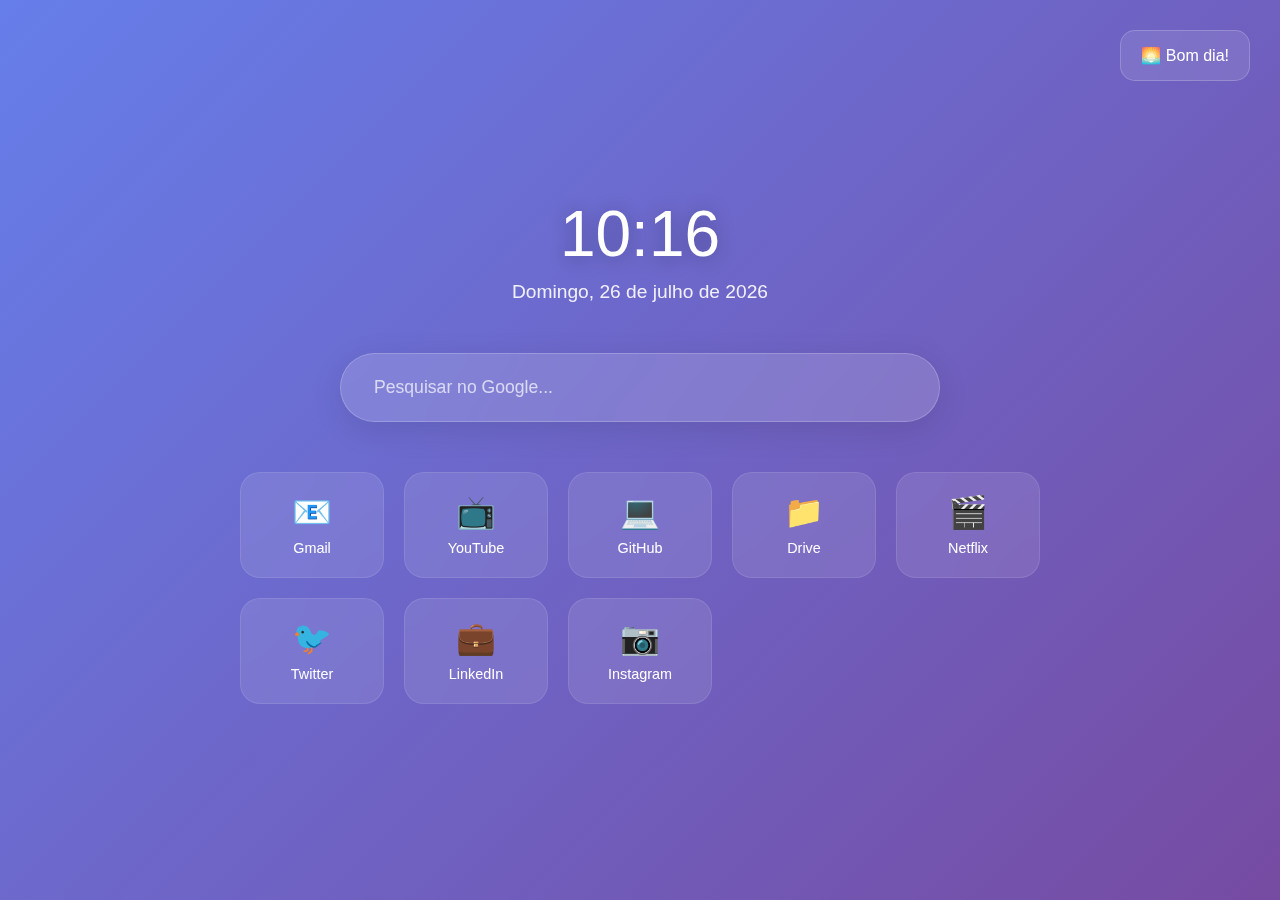
<file: homepage.html>
<!DOCTYPE html>
<html lang="pt-BR">
<head>
    <meta charset="UTF-8">
    <meta name="viewport" content="width=device-width, initial-scale=1.0">
    <title>Início</title>
    <style>
        * {
            margin: 0;
            padding: 0;
            box-sizing: border-box;
        }

        body {
            font-family: -apple-system, BlinkMacSystemFont, 'Segoe UI', Roboto, sans-serif;
            background: linear-gradient(135deg, #667eea 0%, #764ba2 100%);
            min-height: 100vh;
            color: white;
            overflow-x: hidden;
        }

        .container {
            max-width: 1200px;
            margin: 0 auto;
            padding: 40px 20px;
            min-height: 100vh;
            display: flex;
            flex-direction: column;
            justify-content: center;
            align-items: center;
        }

        .time-section {
            text-align: center;
            margin-bottom: 50px;
            animation: fadeIn 0.8s ease-out;
        }

        .time {
            font-size: 4rem;
            font-weight: 300;
            margin-bottom: 10px;
            text-shadow: 0 2px 20px rgba(0,0,0,0.3);
        }

        .date {
            font-size: 1.2rem;
            opacity: 0.9;
            font-weight: 300;
        }

        .search-section {
            width: 100%;
            max-width: 600px;
            margin-bottom: 50px;
            animation: slideUp 0.8s ease-out 0.2s both;
        }

        .search-container {
            position: relative;
            background: rgba(255,255,255,0.15);
            backdrop-filter: blur(20px);
            border-radius: 50px;
            padding: 8px;
            box-shadow: 0 8px 32px rgba(0,0,0,0.1);
            border: 1px solid rgba(255,255,255,0.2);
        }

        .search-input {
            width: 100%;
            padding: 15px 25px;
            border: none;
            background: transparent;
            color: white;
            font-size: 1.1rem;
            border-radius: 50px;
            outline: none;
        }

        .search-input::placeholder {
            color: rgba(255,255,255,0.7);
        }

        .quick-links {
            display: grid;
            grid-template-columns: repeat(auto-fit, minmax(120px, 1fr));
            gap: 20px;
            width: 100%;
            max-width: 800px;
            animation: slideUp 0.8s ease-out 0.4s both;
        }

        .link-item {
            background: rgba(255,255,255,0.1);
            backdrop-filter: blur(20px);
            border-radius: 20px;
            padding: 20px;
            text-align: center;
            text-decoration: none;
            color: white;
            transition: all 0.3s ease;
            border: 1px solid rgba(255,255,255,0.1);
            position: relative;
            overflow: hidden;
        }

        .link-item:hover {
            transform: translateY(-5px);
            background: rgba(255,255,255,0.2);
            box-shadow: 0 15px 35px rgba(0,0,0,0.2);
        }

        .link-item::before {
            content: '';
            position: absolute;
            top: 0;
            left: -100%;
            width: 100%;
            height: 100%;
            background: linear-gradient(90deg, transparent, rgba(255,255,255,0.1), transparent);
            transition: left 0.5s;
        }

        .link-item:hover::before {
            left: 100%;
        }

        .link-icon {
            font-size: 2rem;
            margin-bottom: 8px;
            display: block;
        }

        .link-name {
            font-size: 0.9rem;
            font-weight: 500;
        }

        .weather {
            position: absolute;
            top: 30px;
            right: 30px;
            background: rgba(255,255,255,0.1);
            backdrop-filter: blur(20px);
            padding: 15px 20px;
            border-radius: 15px;
            border: 1px solid rgba(255,255,255,0.2);
            animation: fadeIn 0.8s ease-out 0.6s both;
        }

        @keyframes fadeIn {
            from {
                opacity: 0;
                transform: translateY(20px);
            }
            to {
                opacity: 1;
                transform: translateY(0);
            }
        }

        @keyframes slideUp {
            from {
                opacity: 0;
                transform: translateY(30px);
            }
            to {
                opacity: 1;
                transform: translateY(0);
            }
        }

        @media (max-width: 768px) {
            .time {
                font-size: 3rem;
            }
            
            .quick-links {
                grid-template-columns: repeat(3, 1fr);
                gap: 15px;
            }
            
            .weather {
                position: relative;
                top: auto;
                right: auto;
                margin-bottom: 30px;
            }
            
            .container {
                padding: 20px;
            }
        }

        .particles {
            position: fixed;
            top: 0;
            left: 0;
            width: 100%;
            height: 100%;
            pointer-events: none;
            z-index: -1;
        }

        .particle {
            position: absolute;
            background: rgba(255,255,255,0.1);
            border-radius: 50%;
            animation: float 6s infinite linear;
        }

        @keyframes float {
            0% {
                transform: translateY(100vh) rotate(0deg);
                opacity: 0;
            }
            10% {
                opacity: 1;
            }
            90% {
                opacity: 1;
            }
            100% {
                transform: translateY(-100px) rotate(360deg);
                opacity: 0;
            }
        }
    </style>
</head>
<body>
    <div class="particles" id="particles"></div>
    
    <div class="container">
        <div class="weather" id="weather">
            <div>🌤️ Carregando...</div>
        </div>

        <div class="time-section">
            <div class="time" id="time">00:00</div>
            <div class="date" id="date">Carregando...</div>
        </div>

        <div class="search-section">
            <div class="search-container">
                <input type="text" class="search-input" id="searchInput" placeholder="Pesquisar no Google..." autocomplete="off">
            </div>
        </div>

        <div class="quick-links">
            <a href="https://gmail.com" class="link-item">
                <span class="link-icon">📧</span>
                <span class="link-name">Gmail</span>
            </a>
            <a href="https://youtube.com" class="link-item">
                <span class="link-icon">📺</span>
                <span class="link-name">YouTube</span>
            </a>
            <a href="https://github.com" class="link-item">
                <span class="link-icon">💻</span>
                <span class="link-name">GitHub</span>
            </a>
            <a href="https://drive.google.com" class="link-item">
                <span class="link-icon">📁</span>
                <span class="link-name">Drive</span>
            </a>
            <a href="https://netflix.com" class="link-item">
                <span class="link-icon">🎬</span>
                <span class="link-name">Netflix</span>
            </a>
            <a href="https://twitter.com" class="link-item">
                <span class="link-icon">🐦</span>
                <span class="link-name">Twitter</span>
            </a>
            <a href="https://linkedin.com" class="link-item">
                <span class="link-icon">💼</span>
                <span class="link-name">LinkedIn</span>
            </a>
            <a href="https://instagram.com" class="link-item">
                <span class="link-icon">📷</span>
                <span class="link-name">Instagram</span>
            </a>
        </div>
    </div>

    <script>
        // Atualizar hora
        function updateTime() {
            const now = new Date();
            const timeStr = now.toLocaleTimeString('pt-BR', { 
                hour: '2-digit', 
                minute: '2-digit' 
            });
            const dateStr = now.toLocaleDateString('pt-BR', { 
                weekday: 'long', 
                year: 'numeric', 
                month: 'long', 
                day: 'numeric' 
            });
            
            document.getElementById('time').textContent = timeStr;
            document.getElementById('date').textContent = dateStr.charAt(0).toUpperCase() + dateStr.slice(1);
        }

        // Pesquisa no Google
        document.getElementById('searchInput').addEventListener('keypress', function(e) {
            if (e.key === 'Enter') {
                const query = this.value.trim();
                if (query) {
                    window.location.href = `https://www.google.com/search?q=${encodeURIComponent(query)}`;
                }
            }
        });

        // Foco automático na pesquisa
        document.addEventListener('keydown', function(e) {
            if (e.key.length === 1 && !e.ctrlKey && !e.metaKey && !e.altKey) {
                document.getElementById('searchInput').focus();
            }
        });

        // Clima simples
        function updateWeather() {
            const weather = document.getElementById('weather');
            const hour = new Date().getHours();
            
            if (hour >= 6 && hour < 12) {
                weather.innerHTML = '<div><i class="fas fa-sun" style="margin-right: 8px; color: white;"></i>Bom dia!</div>';
            } else if (hour >= 12 && hour < 18) {
                weather.innerHTML = '<div><i class="fas fa-sun" style="margin-right: 8px; color: white;"></i>Boa tarde!</div>';
            } else {
                weather.innerHTML = '<div><i class="fas fa-moon" style="margin-right: 8px; color: white;"></i>Boa noite!</div>';
            }
        }

        // Partículas flutuantes
        function createParticles() {
            const particlesContainer = document.getElementById('particles');
            
            setInterval(() => {
                const particle = document.createElement('div');
                particle.className = 'particle';
                particle.style.left = Math.random() * 100 + '%';
                particle.style.width = Math.random() * 4 + 2 + 'px';
                particle.style.height = particle.style.width;
                particle.style.animationDelay = Math.random() * 2 + 's';
                particle.style.animationDuration = (Math.random() * 3 + 4) + 's';
                
                particlesContainer.appendChild(particle);
                
                setTimeout(() => {
                    particle.remove();
                }, 7000);
            }, 300);
        }

        // Clima simples
        function updateWeather() {
            const weather = document.getElementById('weather');
            const hour = new Date().getHours();
            
            if (hour >= 6 && hour < 12) {
                weather.innerHTML = '<div>🌅 Bom dia!</div>';
            } else if (hour >= 12 && hour < 18) {
                weather.innerHTML = '<div>☀️ Boa tarde!</div>';
            } else {
                weather.innerHTML = '<div>🌙 Boa noite!</div>';
            }
        }

        // Inicializar
        updateTime();
        updateWeather();
        updateDailyQuote();
        updateProgress();
        updateUsefulInfo();
        createParticles();
        
        setInterval(updateTime, 1000);
        setInterval(updateProgress, 60000); // Atualiza progresso a cada minuto
        
        // Event listeners para o timer
        document.getElementById('startBtn').addEventListener('click', startTimer);
        document.getElementById('pauseBtn').addEventListener('click', pauseTimer);
        document.getElementById('resetBtn').addEventListener('click', resetTimer);
        
        // Foco inicial
        setTimeout(() => {
            document.getElementById('searchInput').focus();
        }, 500);
    </script>
</body>
</html>
</file>
